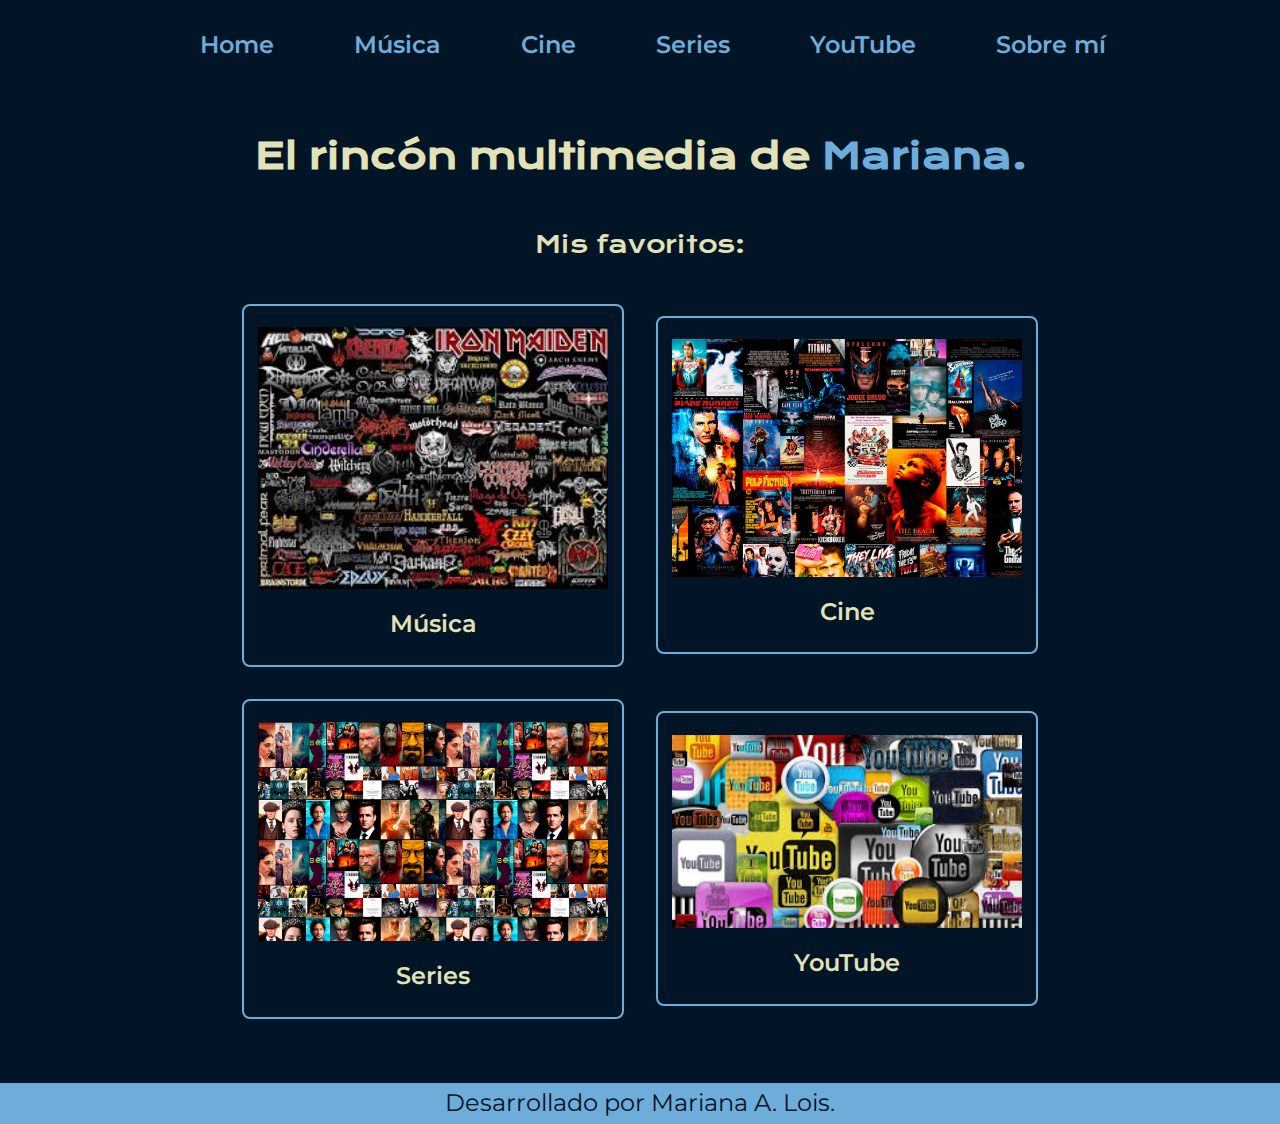
<file: index.html>
<!DOCTYPE html>
<html lang="es-ar">
<head>
    <meta charset="UTF-8"> 
    <meta http-equiv="X-UA-Compatible" content="IE=edge">
    <meta name="viewport" content="width=device-width, initial-scale=1.0">
    <title>Mis favoritos</title>
    <link rel="stylesheet" href="./styles/style1.css">

</head>
<body>
    <header class="header">
        <nav class="header__menu">
            <a class="header__menu__link" href="index.html">Home</a>
            <a class="header__menu__link" href="musica.html">Música</a>
            <a class="header__menu__link" href="cine.html">Cine</a>
            <a class="header__menu__link" href="series.html">Series</a>
            <a class="header__menu__link" href="videos.html">YouTube</a>
            <a class="header__menu__link" href="about.html">Sobre mí</a>
        </nav>
    </header>
    <main class="presentacion">
        <section class="presentacion__contenido">
            <h1 class="presentacion__contenido__titulo">
                El rincón multimedia de <strong class="titulo-destaque">Mariana.</strong></h1>
                <h2 class="presentacion__subtitulo">Mis favoritos:</h2>
                <div class="presentacion__enlaces">
                    <a class="presentacion__enlaces__link" href="musica.html"><img src="./assets/musica.jpeg">Música</a>
                    <a class="presentacion__enlaces__link" href="cine.html"><img src="./assets/cine.jpg">Cine</a>
                    <a class="presentacion__enlaces__link" href="series.html"><img src="./assets/series-capa.jpg">Series</a>
                    <a class="presentacion__enlaces__link" href="videos.html"><img src="./assets/youtube.jpeg">YouTube</a>
                </div>
        </section>
    </main>
    <footer class="footer">
        <p>Desarrollado por Mariana A. Lois.</p>
    </footer>
</body>
</html>
</file>
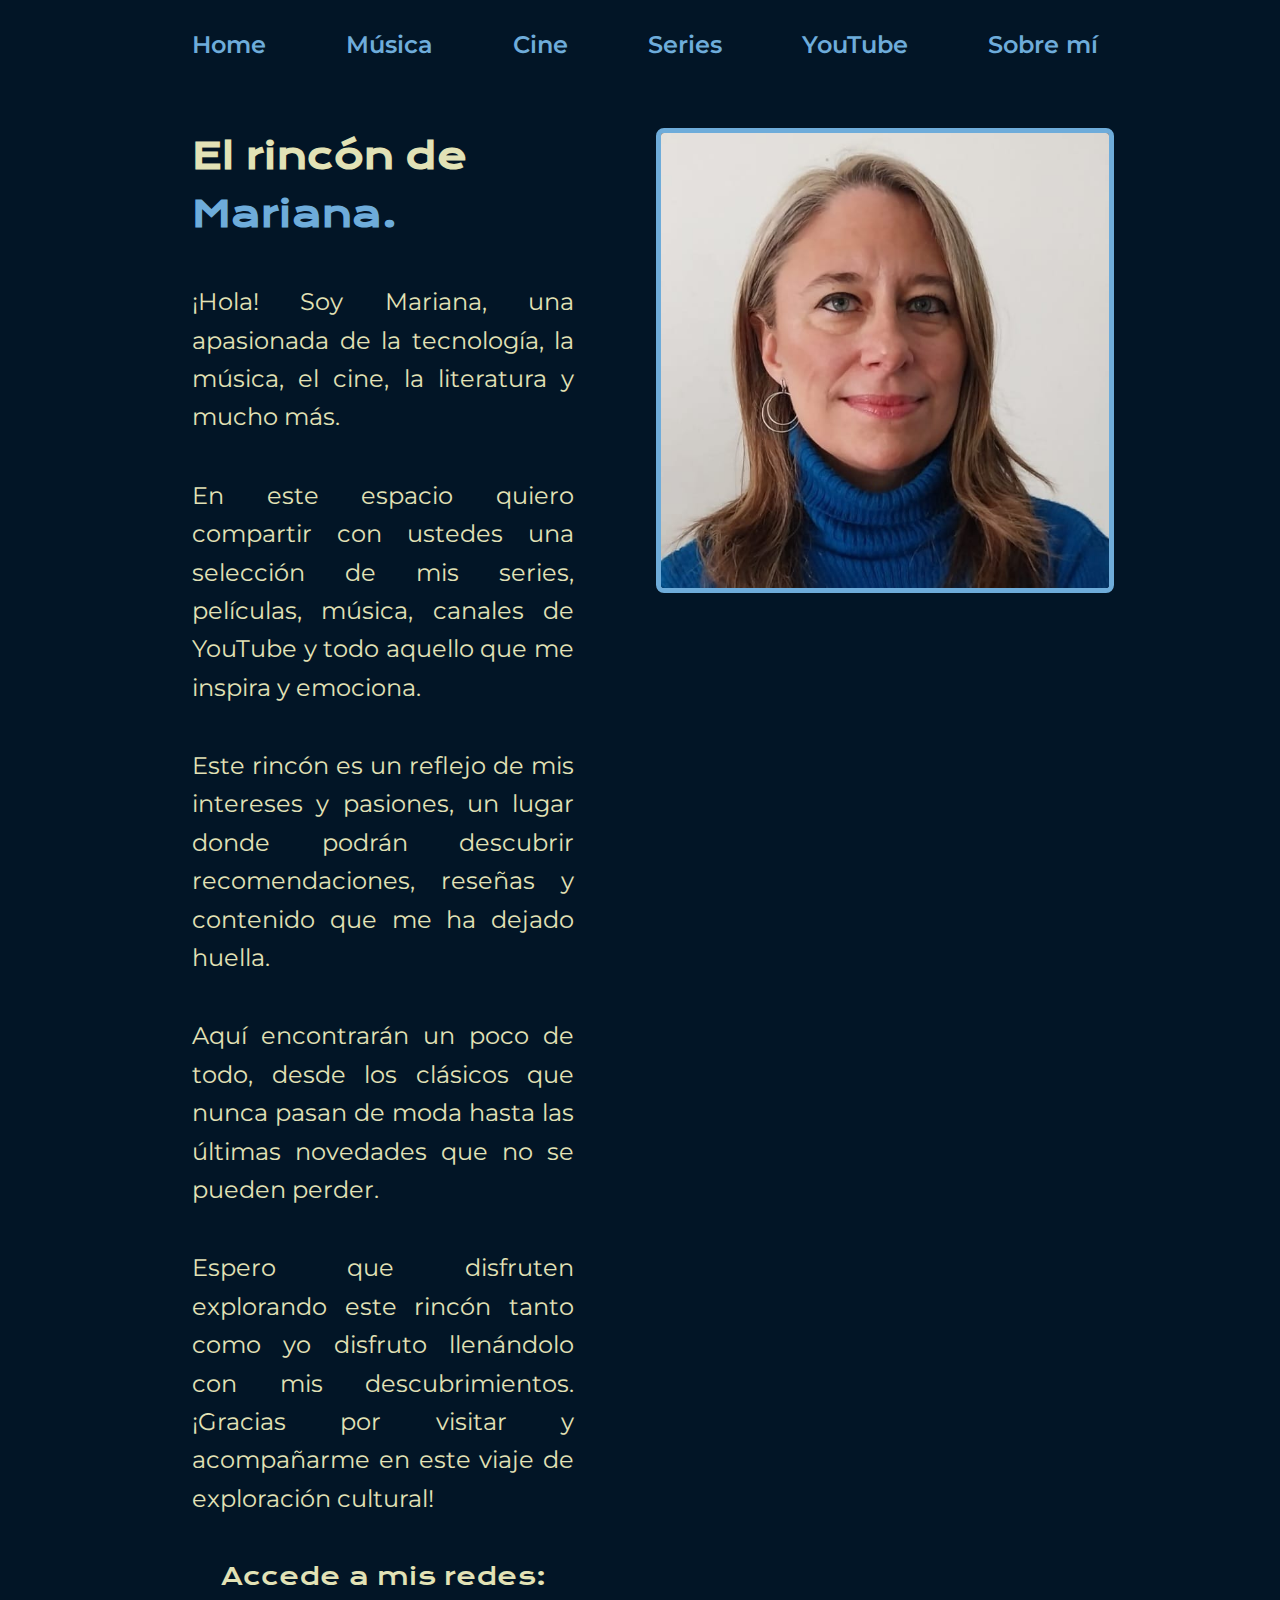
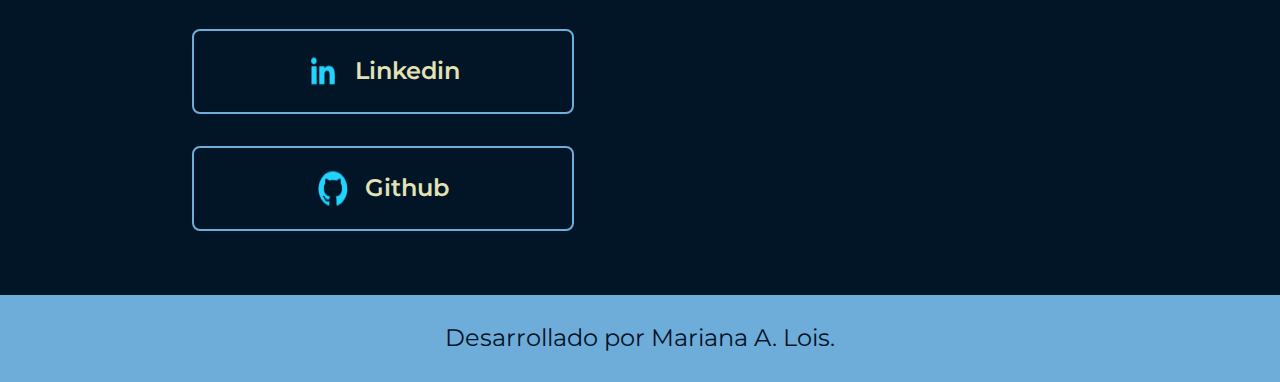
<file: about.html>
<!DOCTYPE html>
<html lang="es-ar">
<head>
    <meta charset="UTF-8"> 
    <meta http-equiv="X-UA-Compatible" content="IE=edge">
    <meta name="viewport" content="width=device-width, initial-scale=1.0">
    <title>Sobre mí</title>
    <link rel="stylesheet" href="./styles/style2.css">

</head>
<body>
    <header class="header">
        <nav class="header__menu">
            <a class="header__menu__link" href="index.html">Home</a>
            <a class="header__menu__link" href="musica.html">Música</a>
            <a class="header__menu__link" href="cine.html">Cine</a>
            <a class="header__menu__link" href="series.html">Series</a>
            <a class="header__menu__link" href="videos.html">YouTube</a>
            <a class="header__menu__link" href="about.html">Sobre mí</a>

        </nav>
    </header>
    <main class="presentacion">
        <section class="presentacion__contenido">
            <h1 class="presentacion__contenido__titulo">
                El rincón de <strong class="titulo-destaque">Mariana.</strong></h1>
                <p class="presentacion__contenido__texto">
                ¡Hola! Soy Mariana, una apasionada de la tecnología, la música, el cine, la
                literatura y mucho más.
                </p>
                <p class="presentacion__contenido__texto"> En este espacio quiero compartir con
                   ustedes una selección de mis series, películas, música, canales de YouTube
                   y todo aquello que me inspira y emociona.
                </p>
                <p class="presentacion__contenido__texto">Este rincón es un reflejo de mis intereses y pasiones, un lugar donde podrán
                   descubrir recomendaciones, reseñas y contenido que me ha dejado huella.
                </p>
                <p class="presentacion__contenido__texto">Aquí encontrarán un poco de todo, desde los clásicos que nunca pasan de moda
                   hasta las últimas novedades que no se pueden perder.
                </p>
                <p class="presentacion__contenido__texto">Espero que disfruten explorando este rincón tanto como yo disfruto llenándolo con
                   mis descubrimientos. ¡Gracias por visitar y acompañarme en este viaje de
                   exploración cultural!
                </p>
                <div class="presentacion__enlaces">
                    <h2 class="presentacion__enlaces__subtitulo">Accede a mis redes:</h2>
                    <a class="presentacion__enlaces__link" href="https://linkedin.com/in/"><img src="./assets/linkedin.png">Linkedin</a>
                    <a class="presentacion__enlaces__link" href="https://github.com/"><img src="./assets/github.png">Github</a>
                </div>               
        </section>
            <img class="foto" src="./assets/mariana-lois.jpg" alt="Foto de Mariana A. Lois">
    </main>
    <footer class="footer">
        <p>Desarrollado por Mariana A. Lois.</p>
    </footer>
</body>
</html>
</file>
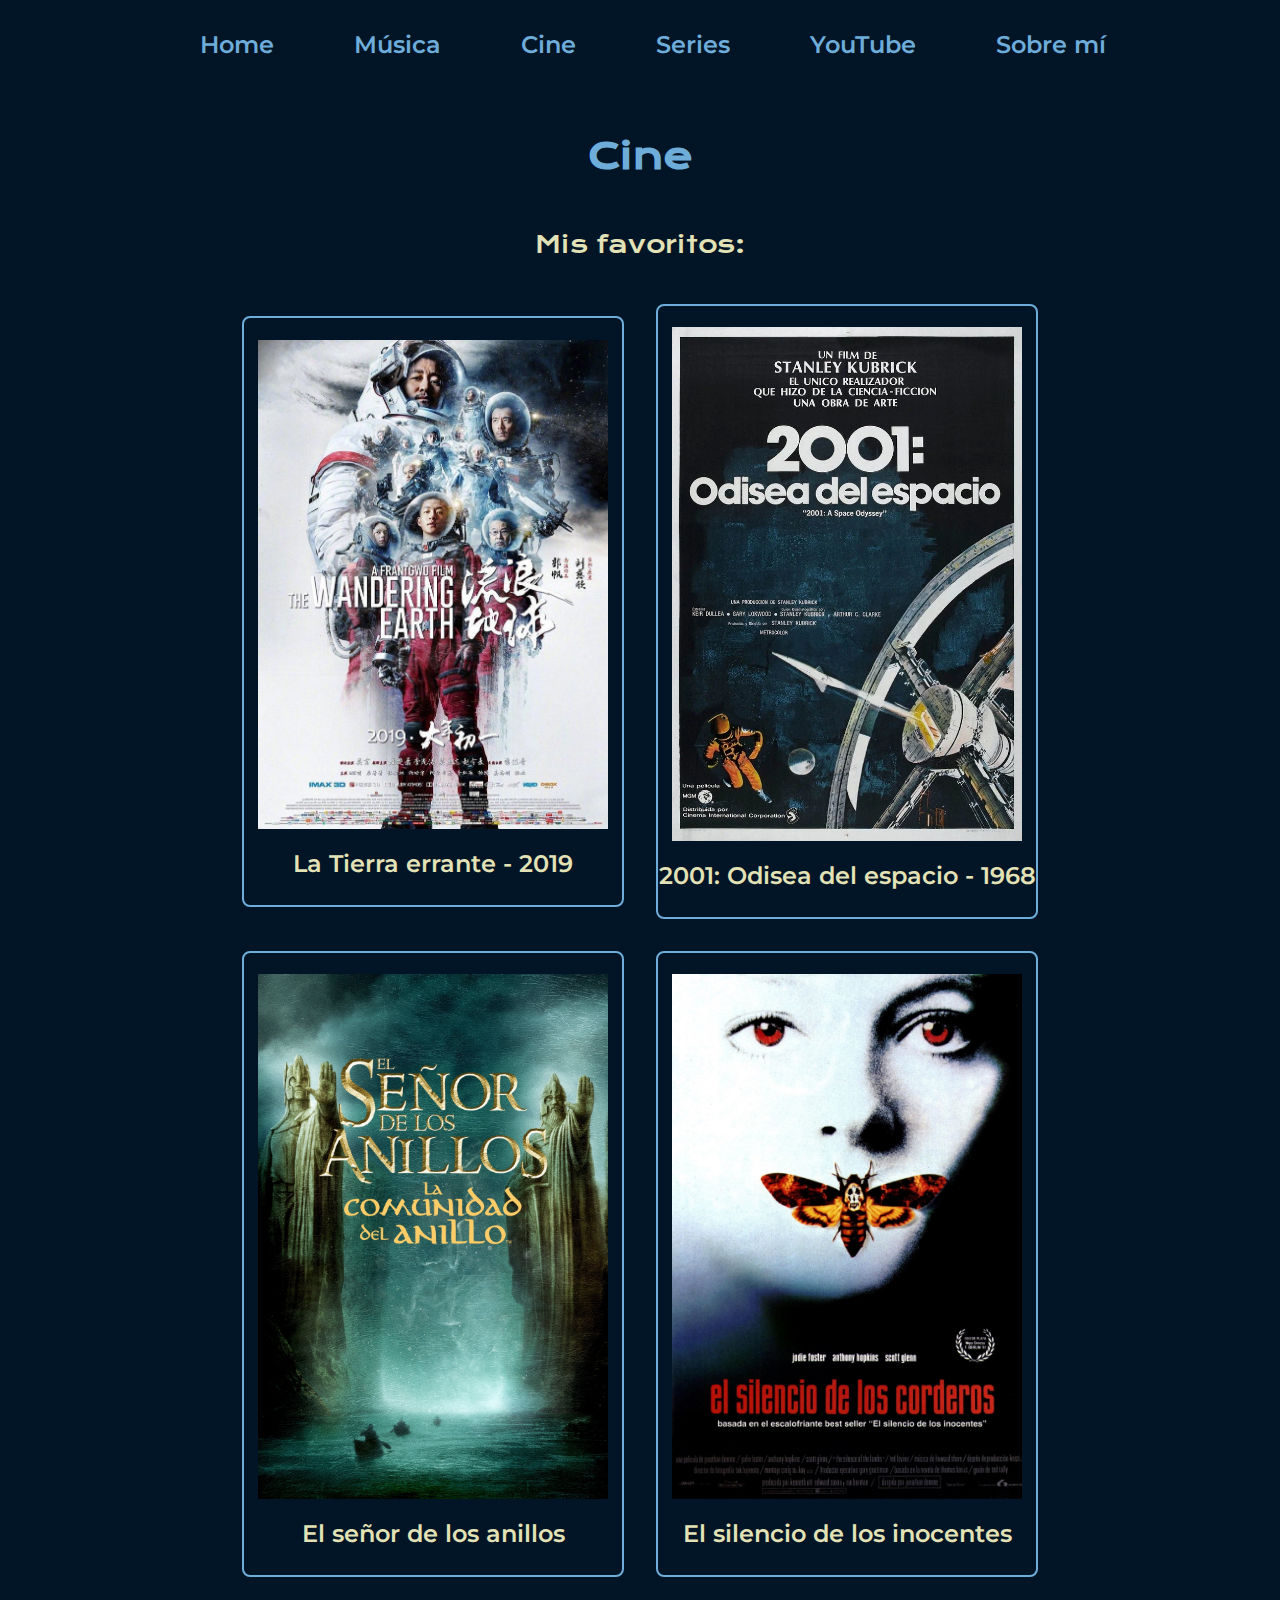
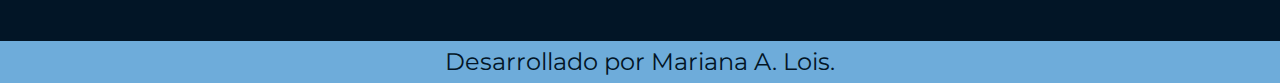
<file: cine.html>
<!DOCTYPE html>
<html lang="es-ar">
<head>
    <meta charset="UTF-8"> 
    <meta http-equiv="X-UA-Compatible" content="IE=edge">
    <meta name="viewport" content="width=device-width, initial-scale=1.0">
    <title>Cine</title>
    <link rel="stylesheet" href="./styles/style1.css">

</head>
<body>
    <header class="header">
        <nav class="header__menu">
            <a class="header__menu__link" href="index.html">Home</a>
            <a class="header__menu__link" href="musica.html">Música</a>
            <a class="header__menu__link" href="cine.html">Cine</a>
            <a class="header__menu__link" href="series.html">Series</a>
            <a class="header__menu__link" href="videos.html">YouTube</a>
            <a class="header__menu__link" href="about.html">Sobre mí</a>

        </nav>
    </header>
    <main class="presentacion">
        <section class="presentacion__contenido">
            <h1 class="presentacion__contenido__titulo">
                <strong class="titulo-destaque">Cine</strong></h1>
                <h2 class="presentacion__subtitulo">Mis favoritos:</h2>
                <div class="presentacion__enlaces">
                    <a class="presentacion__enlaces__link" href="https://www.youtube.com/watch?v=0TDII5IkI3Y"><img src="./assets/tierra-errante.jpg">La Tierra errante - 2019</a>
                    <a class="presentacion__enlaces__link" href="https://www.youtube.com/watch?v=oR_e9y-bka0"><img src="./assets/cartel-2001-0-cke.webp">2001: Odisea del espacio - 1968</a>
                    <a class="presentacion__enlaces__link" href="https://www.youtube.com/watch?v=_nZdmwHrcnw"><img src="./assets/anillos.jpg">El señor de los anillos</a>
                    <a class="presentacion__enlaces__link" href="https://www.youtube.com/watch?v=Psd65AeD9RI"><img src="./assets/silencio.jpg">El silencio de los inocentes</a>
        </section>
    </main>
    <footer class="footer">
        <p>Desarrollado por Mariana A. Lois.</p>
    </footer>
</body>
</html>
</file>
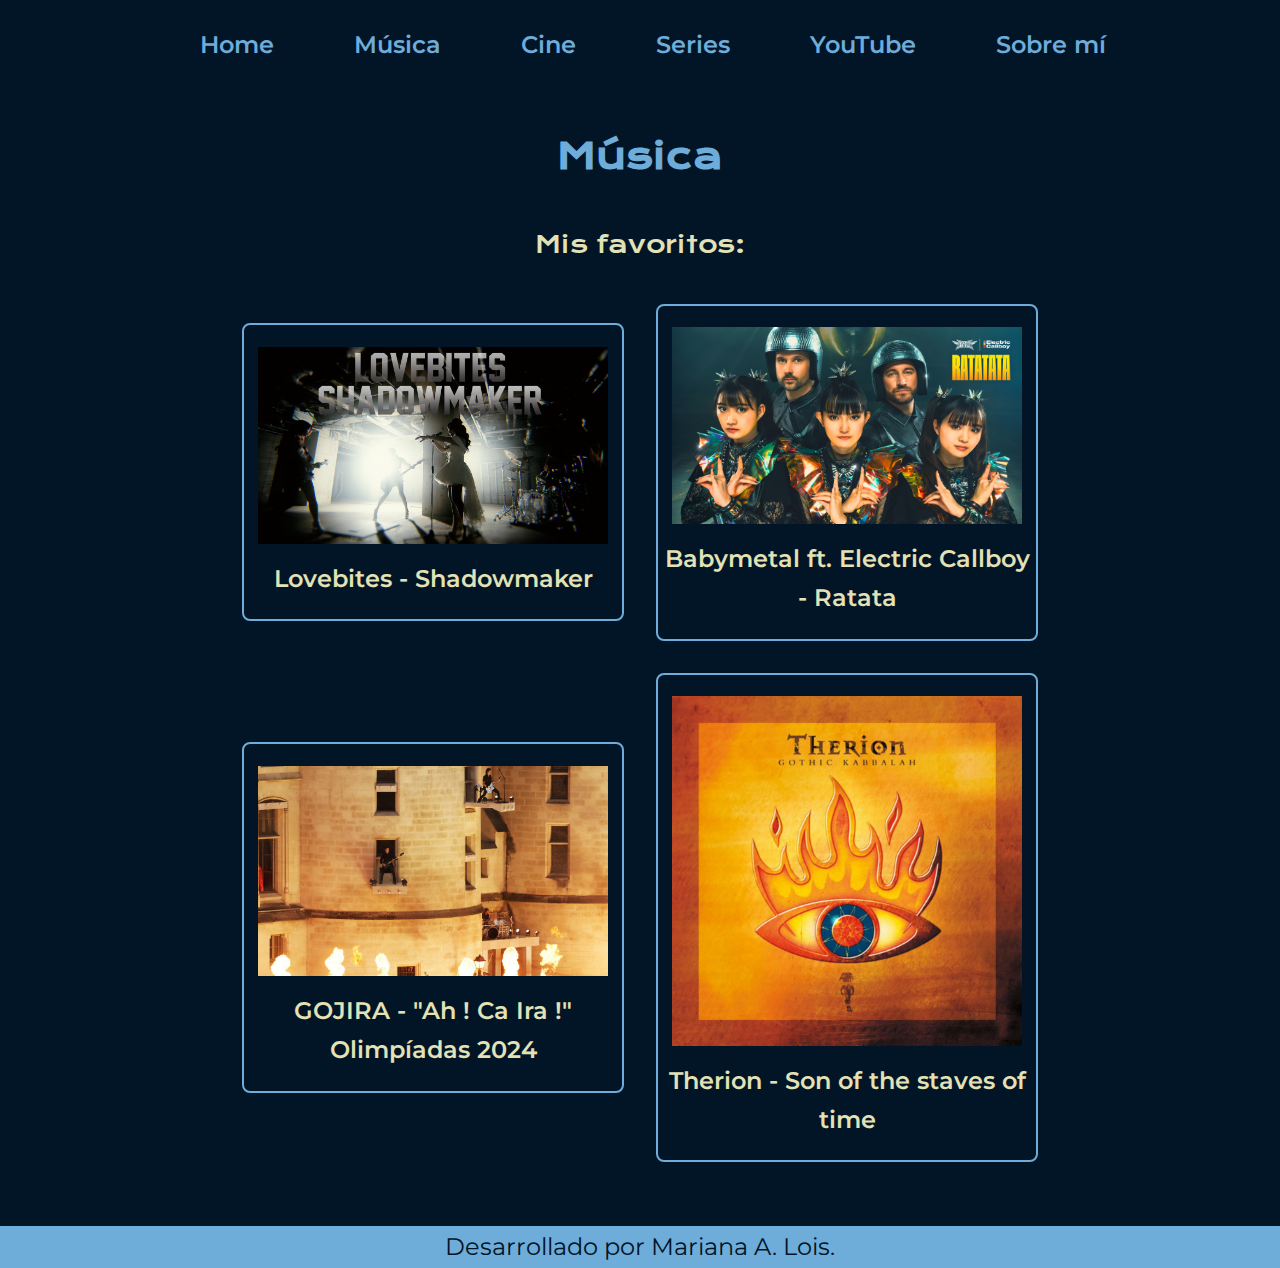
<file: musica.html>
<!DOCTYPE html>
<html lang="es-ar">
<head>
    <meta charset="UTF-8"> 
    <meta http-equiv="X-UA-Compatible" content="IE=edge">
    <meta name="viewport" content="width=device-width, initial-scale=1.0">
    <title>Música</title>
    <link rel="stylesheet" href="./styles/style1.css">

</head>
<body>
    <header class="header">
        <nav class="header__menu">
            <a class="header__menu__link" href="index.html">Home</a>
            <a class="header__menu__link" href="musica.html">Música</a>
            <a class="header__menu__link" href="cine.html">Cine</a>
            <a class="header__menu__link" href="series.html">Series</a>
            <a class="header__menu__link" href="videos.html">YouTube</a>
            <a class="header__menu__link" href="about.html">Sobre mí</a>

        </nav>
    </header>
    <main class="presentacion">
        <section class="presentacion__contenido">
            <h1 class="presentacion__contenido__titulo">
                <strong class="titulo-destaque">Música</strong></h1>
                <h2 class="presentacion__subtitulo">Mis favoritos:</h2>
                <div class="presentacion__enlaces">
                    <a class="presentacion__enlaces__link" href="https://www.youtube.com/watch?v=Brmoln5Gxus"><img src="./assets/lovebites.jpg">Lovebites - Shadowmaker</a>
                    <a class="presentacion__enlaces__link" href="https://www.youtube.com/watch?v=EDnIEWyVIlE"><img src="./assets/babymetal-electric-callboy.jpeg">Babymetal ft. Electric Callboy - Ratata</a>
                    <a class="presentacion__enlaces__link" href="https://www.youtube.com/watch?v=fLgNhTsw6aw"><img src="./assets/gojira-juegos-olimpicos.jpg">GOJIRA - "Ah ! Ca Ira !" Olimpíadas 2024</a>
                    <a class="presentacion__enlaces__link" href="https://www.youtube.com/watch?v=UXcWtbv4XdY"><img src="./assets/therion.jpg">Therion - Son of the staves of time</a>
        </section>
    </main>
    <footer class="footer">
        <p>Desarrollado por Mariana A. Lois.</p>
    </footer>
</body>
</html>
</file>
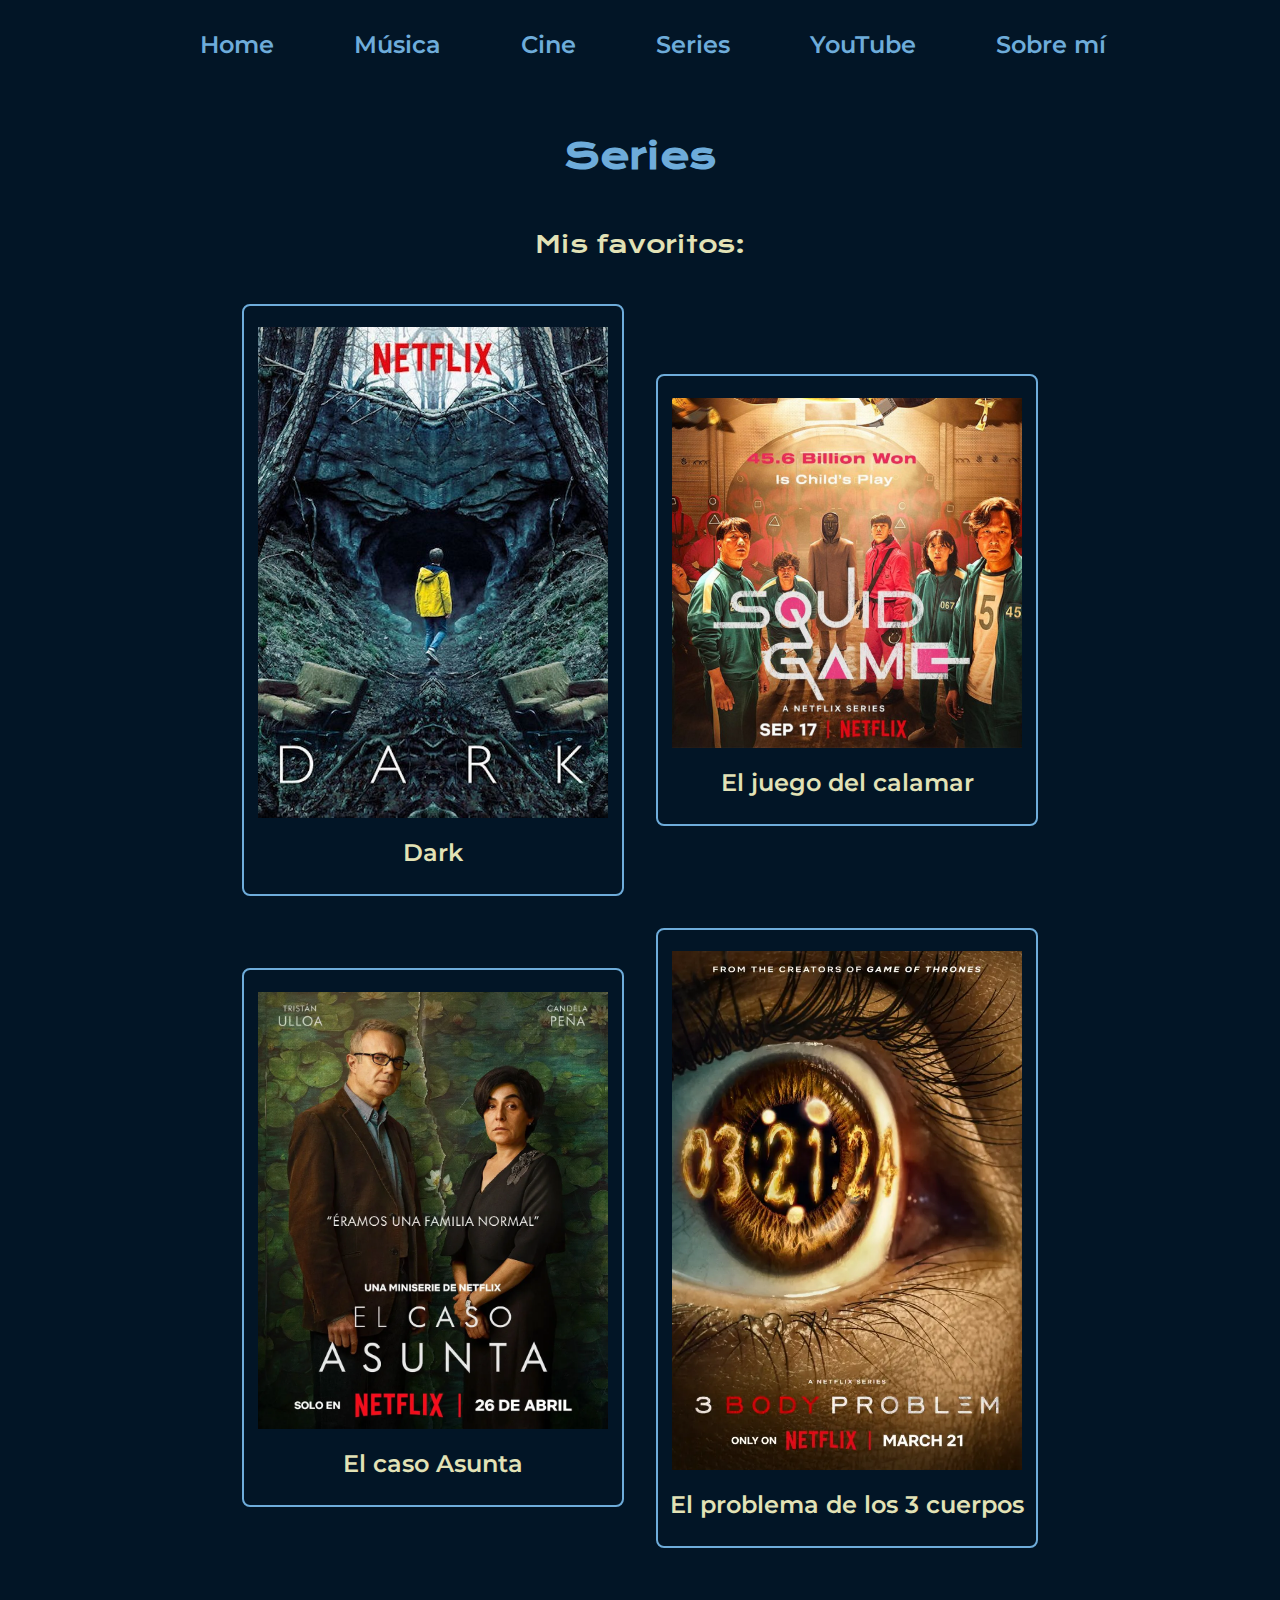
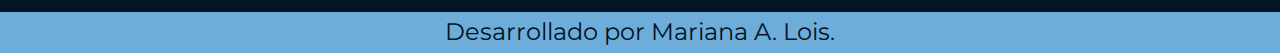
<file: series.html>
<!DOCTYPE html>
<html lang="es-ar">
<head>
    <meta charset="UTF-8"> 
    <meta http-equiv="X-UA-Compatible" content="IE=edge">
    <meta name="viewport" content="width=device-width, initial-scale=1.0">
    <title>Series</title>
    <link rel="stylesheet" href="./styles/style1.css">

</head>
<body>
    <header class="header">
        <nav class="header__menu">
            <a class="header__menu__link" href="index.html">Home</a>
            <a class="header__menu__link" href="musica.html">Música</a>
            <a class="header__menu__link" href="cine.html">Cine</a>
            <a class="header__menu__link" href="series.html">Series</a>
            <a class="header__menu__link" href="videos.html">YouTube</a>
            <a class="header__menu__link" href="about.html">Sobre mí</a>

        </nav>
    </header>
    <main class="presentacion">
        <section class="presentacion__contenido">
            <h1 class="presentacion__contenido__titulo">
                <strong class="titulo-destaque">Series</strong></h1>
                <h2 class="presentacion__subtitulo">Mis favoritos:</h2>
                <div class="presentacion__enlaces">
                    <a class="presentacion__enlaces__link" href="https://www.youtube.com/watch?v=ESEUoa-mz2c"><img src="./assets/dark.jpg">Dark</a>
                    <a class="presentacion__enlaces__link" href="https://www.youtube.com/watch?v=oqxAJKy0ii4"><img src="./assets/squid-game.jpg">El juego del calamar</a>
                    <a class="presentacion__enlaces__link" href="https://www.youtube.com/watch?v=2qwC3Qo0tp4"><img src="./assets/poster_el_caso_asunta.jpg.webp">El caso Asunta</a>
                    <a class="presentacion__enlaces__link" href="https://www.youtube.com/watch?v=mogSbMD6EcY"><img src="./assets/poster-body.webp">El problema de los 3 cuerpos</a>
        </section>
    </main>
    <footer class="footer">
        <p>Desarrollado por Mariana A. Lois.</p>
    </footer>
</body>
</html>
</file>
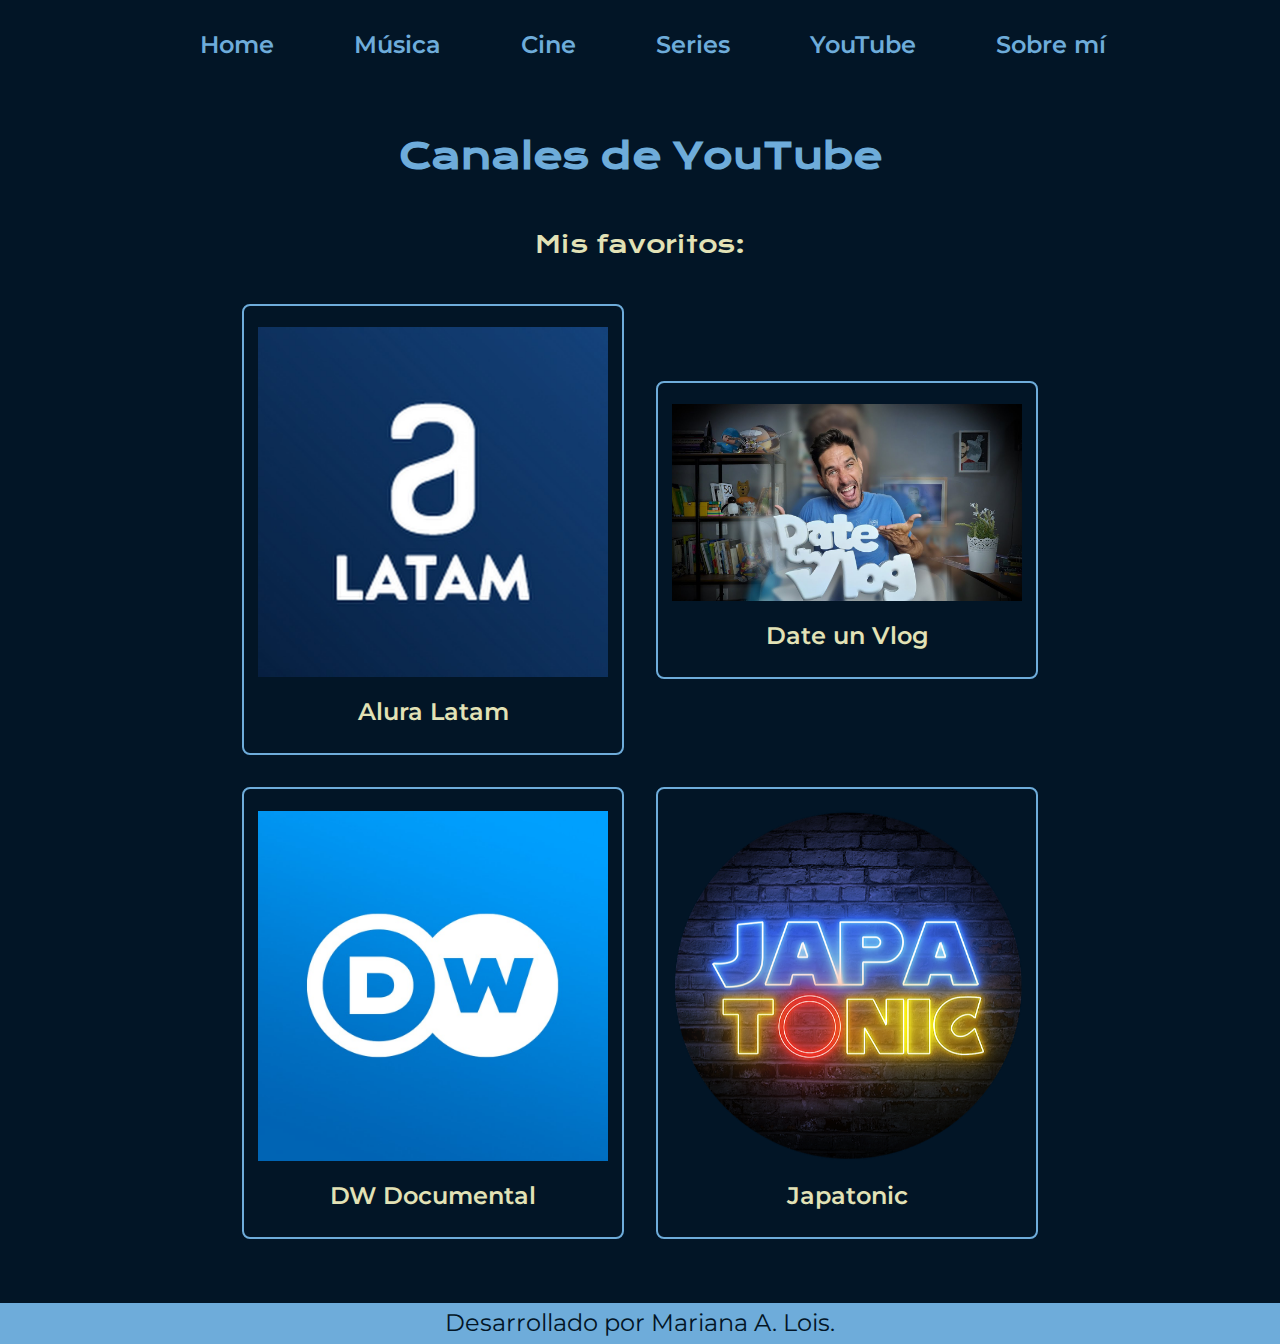
<file: videos.html>
<!DOCTYPE html>
<html lang="es-ar">
<head>
    <meta charset="UTF-8"> 
    <meta http-equiv="X-UA-Compatible" content="IE=edge">
    <meta name="viewport" content="width=device-width, initial-scale=1.0">
    <title>YouTube</title>
    <link rel="stylesheet" href="./styles/style1.css">

</head>
<body>
    <header class="header">
        <nav class="header__menu">
            <a class="header__menu__link" href="index.html">Home</a>
            <a class="header__menu__link" href="musica.html">Música</a>
            <a class="header__menu__link" href="cine.html">Cine</a>
            <a class="header__menu__link" href="series.html">Series</a>
            <a class="header__menu__link" href="videos.html">YouTube</a>
            <a class="header__menu__link" href="about.html">Sobre mí</a>

        </nav>
    </header>
    <main class="presentacion">
        <section class="presentacion__contenido">
            <h1 class="presentacion__contenido__titulo">
                <strong class="titulo-destaque">Canales de YouTube</strong></h1>
                <h2 class="presentacion__subtitulo">Mis favoritos:</h2>
                <div class="presentacion__enlaces">
                    <a class="presentacion__enlaces__link" href="https://www.youtube.com/watch?v=RkjcsECk1a4"><img src="assets/alura.jpg">Alura Latam</a>
                    <a class="presentacion__enlaces__link" href="https://www.youtube.com/watch?v=NK2x4DCjAiI"><img src="./assets/dateunvlog.jpg">Date un Vlog</a>
                    <a class="presentacion__enlaces__link" href="https://www.youtube.com/watch?v=w53gkojzvbI&list=PLuVQHfAY44hYXAIAY0XkqvUeNgtgOcxge&index=2"><img src="./assets/dwlogo.jpg">DW Documental</a>
                    <a class="presentacion__enlaces__link" href="https://www.youtube.com/watch?v=QLevMoOkyAE"><img src="./assets/japatonic.jpg">Japatonic</a>
        </section>
    </main>
    <footer class="footer">
        <p>Desarrollado por Mariana A. Lois.</p>
    </footer>
</body>
</html>
</file>
<file: styles/style1.css>
@import url('https://fonts.googleapis.com/css2?family=Krona+One&family=Montserrat:wght@400;600&display=swap');

:root {
    --color-primario: #021526;
    --color-secundario: #E2E2B6;
    --color-terciario: #6EACDA;
    --color-hover: #03346E;

    --fuente-titulos: 'Krona One', sans-serif;
    --fuente-otros: 'Montserrat', sans-serif;
}

* {
    padding: 0;
    margin:0;
}

body{
    box-sizing: border-box;
    background-color: var(--color-primario);
    color: var(--color-secundario);
    line-height: 1.6;
}

.header {
    padding: 2% 0% 0% 2%;
}

.header__menu {
    display: flex;
    gap: 80px;
    justify-content: center;
}

.header__menu__link {
    font-family: var(--fuente-otros);
    font-size: 1.5rem;
    font-weight: 600;
    color: var(--color-terciario);
    text-decoration: none;
    transition: color 0.3s ease; /* Transición suave */
}

.presentacion {
    padding: 5% 5%;
    display: flex;
    align-items: center;
    justify-content: space-between;
    flex-direction: column;
    text-align: center;
    gap: 82px;
}

.presentacion__contenido{
    width: 100%;
    display: flex;
    flex-direction: column;
    gap: 40px;
}

.presentacion__contenido__titulo {
    font-size: 2.25rem;
    font-family: var(--fuente-titulos);
}

.titulo-destaque {
    color: var(--color-terciario);
}

.presentacion__subtitulo{
    font-family: var(--fuente-titulos);
    font-weight: 400;
    font-size: 1.5rem;
}

.presentacion__enlaces {
    display: grid; /* Usa CSS Grid en lugar de Flexbox */
    grid-template-columns: repeat(2, 1fr);  
    grid-template-rows: repeat(2, auto); /* Filas automáticas */
    gap: 32px;
    justify-content: space-between;
    align-items: center;
    margin: 0 auto; /* Centra el grid en su contenedor principal */
    padding: auto;
  }  

.presentacion__enlaces__link{
      display: flex;
      flex-direction: column;
      justify-content: center;
      align-items: center;
      gap: 16px;
      border: 2px solid var(--color-terciario);
      width: 378px;
      border-radius: 8px;
      font-size: 1.5rem;
      font-weight: 600;
      padding: 21.5px 0;
      text-decoration: none;
      color: var(--color-secundario);
      font-family: var(--fuente-otros);
      transition: background-color 0.3s ease; /* Transición suave */
}

.presentacion__enlaces__link img {
    max-width: 350px;
    width: 100%;
    height: auto;
    object-fit: cover;
}

.presentacion__enlaces__link:hover{
    background-color: var(--color-hover);
}

.footer{
    color: var(--color-primario);
    background-color: var(--color-terciario);
    padding: 1.524px;
    text-align: center;
    font-family: var(--fuente-otros);
    font-size: 1.5rem;
    font-weight: 400;
}

/* Media Queries:*/

@media (max-width: 1200px) {
   .presentacion {
    padding: 5%;
   }

   .presentacion__contenido {
    width: auto;
   }

   .presentacion__enlaces {
    display: flex;
    flex-direction: column;
   }
   .header {
    padding: 5%;
   }

   .header__menu {
    gap: 20px;
   }
}
</file>
<file: styles/style2.css>
@import url('https://fonts.googleapis.com/css2?family=Krona+One&family=Montserrat:wght@400;600&display=swap');

:root {
    --color-primario: #021526;
    --color-secundario: #E2E2B6;
    --color-terciario: #6EACDA;
    --color-hover: #03346E;

    --fuente-titulos: 'Krona One', sans-serif;
    --fuente-otros: 'Montserrat', sans-serif;
}

* {
    padding: 0;
    margin:0;
}

body{
    box-sizing: border-box;
    background-color: var(--color-primario);
    color: var(--color-secundario);
    line-height: 1.6;
}

.header {
    padding: 2% 0% 0% 15%;
}
.header__menu {
    display: flex;
    gap: 80px;
}

.header__menu__link {
    font-family: var(--fuente-otros);
    font-size: 1.5rem;
    font-weight: 600;
    color: var(--color-terciario);
    text-decoration: none;
}

.presentacion {
    padding: 5% 15%;
    display: flex;
    align-items: flex-start;
    justify-content: space-between;
    gap: 82px;
}

.presentacion__contenido{
    width: 50%;
    display: flex;
    flex-direction: column;
    gap: 40px;
}

.presentacion__contenido__titulo{
    font-size: 2.25rem;
    font-family: var(--fuente-titulos);
}

.titulo-destaque {
    color: var(--color-terciario);
}

.presentacion__contenido__texto{
    font-size: 1.5rem;
    font-family: var(--fuente-otros);
    text-align: justify;
}

.presentacion__enlaces{
    display: flex;
    flex-direction: column;
    justify-content: space-between;
    align-items: center;
    gap: 32px;
}

.presentacion__enlaces__subtitulo{
    font-family: var(--fuente-titulos);
    font-weight: 400;
    font-size: 1.5rem;
    text-align: left;
}

.presentacion__enlaces__link{
      display: flex;
      justify-content: center;
      gap: 16px;
      border: 2px solid var(--color-terciario);
      width: 378px;
      text-align: center;
      border-radius: 8px;
      font-size: 1.5rem;
      font-weight: 600;
      padding: 21.5px 0;
      text-decoration: none;
      color: var(--color-secundario);
      font-family: var(--fuente-otros);
}

.presentacion__enlaces__link:hover{
    background-color: var(--color-hover);
}

.lista {
    font-family: var(--fuente-otros);
    text-align: justify;
}

.lista li {
    margin-bottom: 10px;
}

.foto {
    width: 50%;
    height: auto;
    border: 5px solid var(--color-terciario);
    border-radius: 8px;
  }

.footer{
    color: var(--color-primario);
    background-color: var(--color-terciario);
    padding: 24px;
    text-align: center;
    font-family: var(--fuente-otros);
    font-size: 1.5rem;
    font-weight: 400;
}

@media (max-width: 1200px) {
    .presentacion {
        padding: 5%;
        flex-direction: column-reverse;
    }

    .presentacion__contenido {
        width: auto;
    }

    .header {
        padding: 5%;
    }

    .header__menu {
        gap: 20px;
        justify-content: center;
    }
}
</file>
